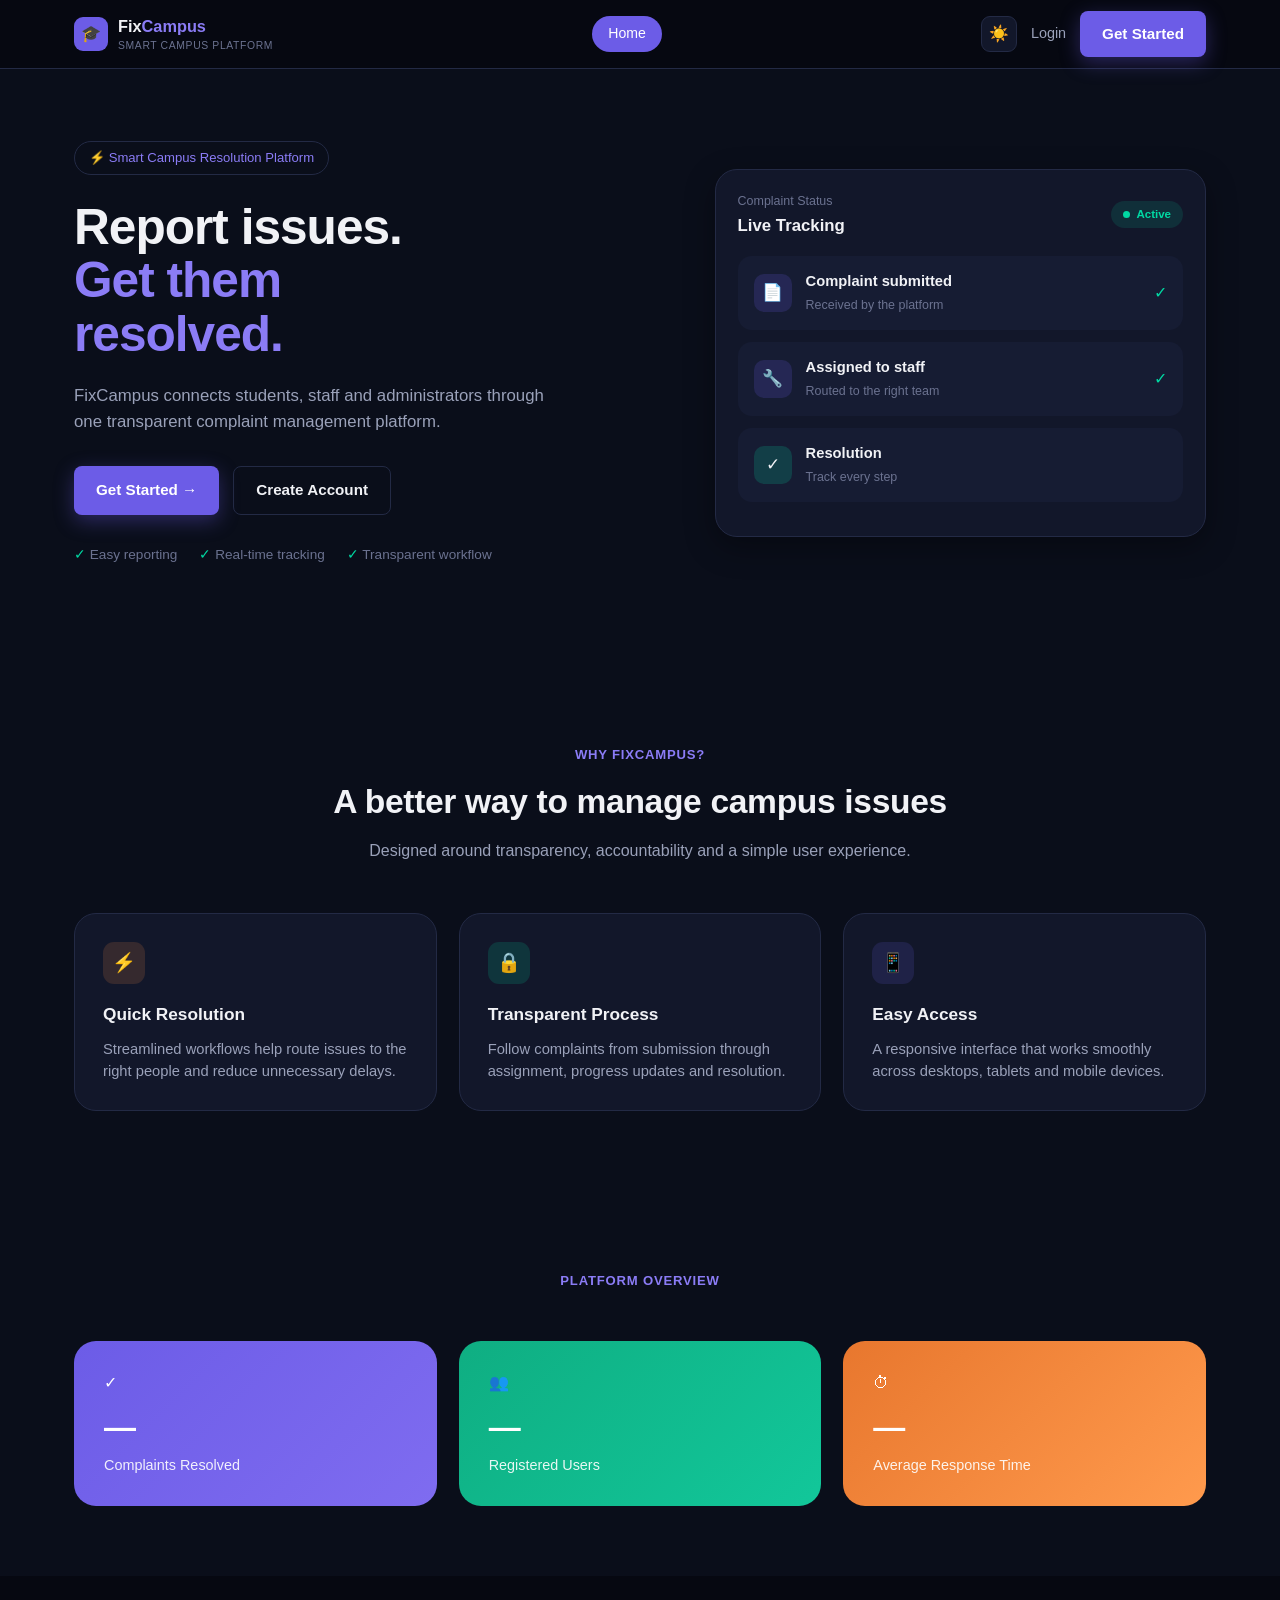
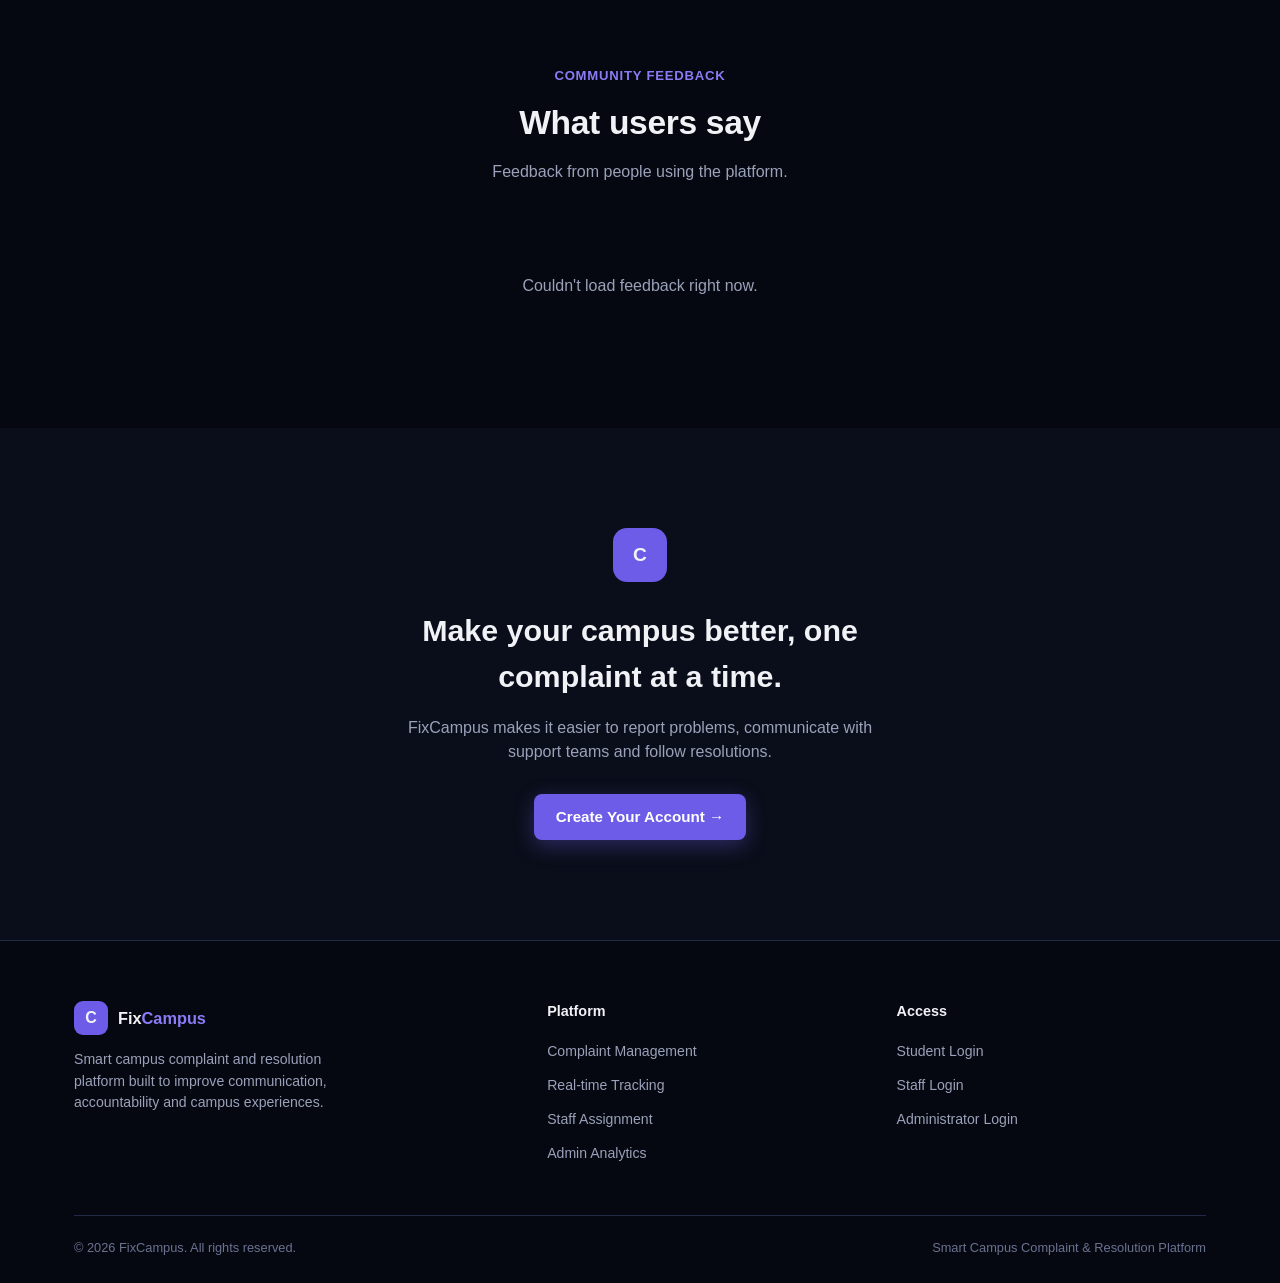
<file: frontend/index.html>
<!DOCTYPE html>
<html lang="en">
<head>
<meta charset="UTF-8" />
<meta name="viewport" content="width=device-width, initial-scale=1.0" />
<title>FixCampus — Smart Campus Resolution Platform</title>
<link rel="stylesheet" href="css/style.css" />
</head>
<body>

<!-- Navbar -->
<nav class="navbar">
  <div class="container">
    <div class="brand">
      <div class="brand-mark">🎓</div>
      <div>
        <div class="brand-name">Fix<span>Campus</span></div>
        <div class="brand-sub">SMART CAMPUS PLATFORM</div>
      </div>
    </div>
    <div class="nav-links">
      <a href="index.html" class="nav-pill active">Home</a>
    </div>
    <div class="nav-actions">
      <button class="icon-btn" id="themeToggle" title="Toggle theme">☀️</button>
      <a href="login.html" class="nav-login">Login</a>
      <a href="register.html" class="btn btn-primary">Get Started</a>
    </div>
  </div>
</nav>

<!-- Hero -->
<header class="hero">
  <div class="container hero-grid">
    <div>
      <div class="eyebrow">⚡ Smart Campus Resolution Platform</div>
      <h1>Report issues.<br /><span class="accent">Get them<br />resolved.</span></h1>
      <p class="lead">FixCampus connects students, staff and administrators through one transparent complaint management platform.</p>
      <div class="hero-actions">
        <a href="register.html" class="btn btn-primary">Get Started →</a>
        <a href="login.html" class="btn btn-outline">Create Account</a>
      </div>
      <div class="hero-checks">
        <span>Easy reporting</span>
        <span>Real-time tracking</span>
        <span>Transparent workflow</span>
      </div>
    </div>

    <div class="tracking-card">
      <div class="tc-head">
        <div>
          <div class="tc-label">Complaint Status</div>
          <div class="tc-title">Live Tracking</div>
        </div>
        <div class="tc-status">Active</div>
      </div>

      <div class="tc-step">
        <div class="tc-icon purple">📄</div>
        <div>
          <strong>Complaint submitted</strong>
          <small>Received by the platform</small>
        </div>
        <div class="tc-check">✓</div>
      </div>

      <div class="tc-step">
        <div class="tc-icon purple">🔧</div>
        <div>
          <strong>Assigned to staff</strong>
          <small>Routed to the right team</small>
        </div>
        <div class="tc-check">✓</div>
      </div>

      <div class="tc-step">
        <div class="tc-icon green">✓</div>
        <div>
          <strong>Resolution</strong>
          <small>Track every step</small>
        </div>
      </div>
    </div>
  </div>
</header>

<!-- Why FixCampus -->
<section class="section">
  <div class="container">
    <div class="section-head">
      <span class="section-tag">WHY FIXCAMPUS?</span>
      <h2>A better way to manage campus issues</h2>
      <p>Designed around transparency, accountability and a simple user experience.</p>
    </div>
    <div class="feature-grid">
      <div class="feature-card">
        <div class="feature-icon" style="background:rgba(255,140,66,.15); color:var(--orange);">⚡</div>
        <h3>Quick Resolution</h3>
        <p>Streamlined workflows help route issues to the right people and reduce unnecessary delays.</p>
      </div>
      <div class="feature-card">
        <div class="feature-icon" style="background:rgba(0,217,163,.15); color:var(--green);">🔒</div>
        <h3>Transparent Process</h3>
        <p>Follow complaints from submission through assignment, progress updates and resolution.</p>
      </div>
      <div class="feature-card">
        <div class="feature-icon" style="background:rgba(108,92,231,.15); color:var(--purple-light);">📱</div>
        <h3>Easy Access</h3>
        <p>A responsive interface that works smoothly across desktops, tablets and mobile devices.</p>
      </div>
    </div>
  </div>
</section>

<!-- Stats -->
<section class="stats-section">
  <div class="container">
    <div class="section-head">
      <span class="section-tag">PLATFORM OVERVIEW</span>
    </div>
    <div class="stats-grid">
      <div class="stat-card purple">
        <div>✓</div>
        <div class="stat-value" id="resolvedCount">—</div>
        <div class="stat-label">Complaints Resolved</div>
      </div>
      <div class="stat-card green">
        <div>👥</div>
        <div class="stat-value" id="usersCount">—</div>
        <div class="stat-label">Registered Users</div>
      </div>
      <div class="stat-card orange">
        <div>⏱</div>
        <div class="stat-value" id="avgResponse">—</div>
        <div class="stat-label">Average Response Time</div>
      </div>
    </div>
  </div>
</section>

<!-- Testimonials -->
<section class="section testimonials-section">
  <div class="container">
    <div class="section-head">
      <span class="section-tag">COMMUNITY FEEDBACK</span>
      <h2>What users say</h2>
      <p>Feedback from people using the platform.</p>
    </div>
    <div class="testimonial-grid" id="testimonialsGrid">
      <!-- filled by landing.js -->
    </div>
  </div>
</section>

<!-- CTA -->
<section class="cta-section">
  <div class="container">
    <div class="cta-badge">C</div>
    <h2>Make your campus better, one complaint at a time.</h2>
    <p>FixCampus makes it easier to report problems, communicate with support teams and follow resolutions.</p>
    <a href="register.html" class="btn btn-primary">Create Your Account →</a>
  </div>
</section>

<!-- Footer -->
<footer class="footer">
  <div class="container">
    <div class="footer-grid">
      <div class="footer-brand">
        <div class="brand">
          <div class="brand-mark">C</div>
          <div class="brand-name">Fix<span>Campus</span></div>
        </div>
        <p>Smart campus complaint and resolution platform built to improve communication, accountability and campus experiences.</p>
      </div>
      <div class="footer-col">
        <h4>Platform</h4>
        <ul>
          <li><a href="#">Complaint Management</a></li>
          <li><a href="#">Real-time Tracking</a></li>
          <li><a href="#">Staff Assignment</a></li>
          <li><a href="#">Admin Analytics</a></li>
        </ul>
      </div>
      <div class="footer-col">
        <h4>Access</h4>
        <ul>
          <li><a href="login.html">Student Login</a></li>
          <li><a href="login.html">Staff Login</a></li>
          <li><a href="login.html">Administrator Login</a></li>
        </ul>
      </div>
    </div>
    <div class="footer-bottom">
      <span>© 2026 FixCampus. All rights reserved.</span>
      <span>Smart Campus Complaint & Resolution Platform</span>
    </div>
  </div>
</footer>

<script src="js/api.js"></script>
<script src="js/landing.js"></script>
</body>
</html>
</file>
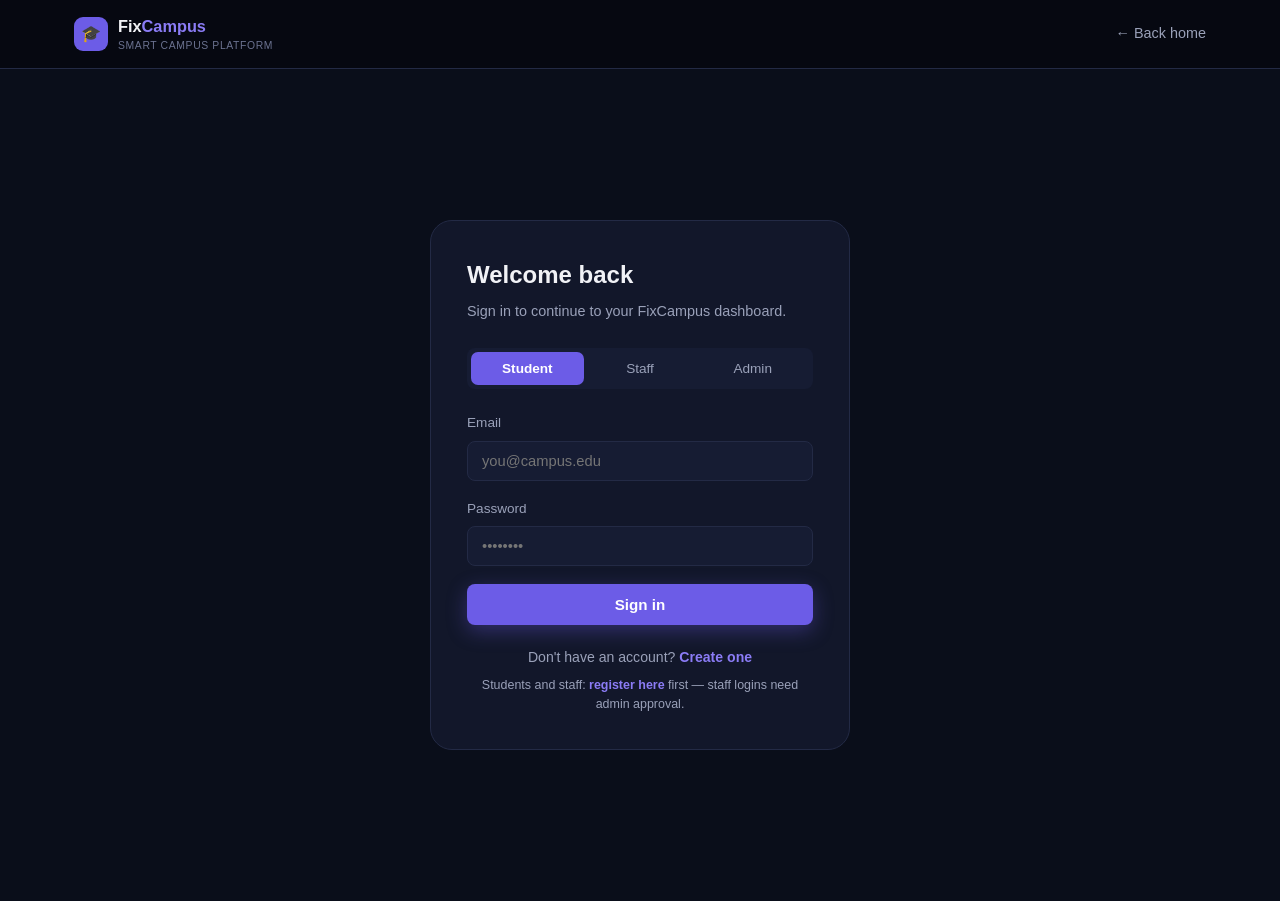
<file: frontend/admin-dashboard.html>
<!DOCTYPE html>
<html lang="en">
<head>
<meta charset="UTF-8" />
<meta name="viewport" content="width=device-width, initial-scale=1.0" />
<title>Admin Dashboard — FixCampus</title>
<link rel="stylesheet" href="css/style.css" />
</head>
<body>

<nav class="navbar">
  <div class="container">
    <a href="index.html" class="brand">
      <div class="brand-mark">🎓</div>
      <div>
        <div class="brand-name">Fix<span>Campus</span></div>
        <div class="brand-sub">SMART CAMPUS PLATFORM</div>
      </div>
    </a>
    <div></div>
    <div class="nav-actions">
      <button class="btn btn-outline" id="logoutBtn">Log out</button>
    </div>
  </div>
</nav>

<div class="dash-shell">
  <aside class="sidebar">
    <div class="sidebar-user">
      <div class="name" id="sidebarName">Admin</div>
      <div class="role" id="sidebarRole">admin</div>
    </div>
    <a href="#" class="side-link active">📊 All Complaints</a>
    <a href="#" class="side-link logout" id="sidebarLogout">↩ Log out</a>
  </aside>

  <main class="dash-main">
    <div class="dash-header">
      <div>
        <h1>Admin Overview</h1>
        <p>Monitor every complaint on campus and assign staff to handle them.</p>
      </div>
    </div>

    <div class="mini-stats">
      <div class="mini-stat"><div class="num" id="statTotal">—</div><div class="lbl">Total complaints</div></div>
      <div class="mini-stat"><div class="num" id="statUnassigned">—</div><div class="lbl">Unassigned</div></div>
      <div class="mini-stat"><div class="num" id="statResolved">—</div><div class="lbl">Resolved</div></div>
      <div class="mini-stat"><div class="num" id="statUsers">—</div><div class="lbl">Registered users</div></div>
    </div>

    <div class="panel">
      <h3>Departments at a glance</h3>
      <div class="mini-stats" id="departmentBreakdown"></div>
    </div>

    <div class="panel">
      <h3>Pending staff approvals</h3>
      <div id="pendingStaffList"><p class="empty-state">Loading...</p></div>
    </div>

    <div class="panel">
      <h3>All complaints</h3>
      <div id="complaintsList"><p class="empty-state">Loading complaints...</p></div>
    </div>
  </main>
</div>

<script src="js/api.js"></script>
<script src="js/auth.js"></script>
<script src="js/admin.js"></script>
</body>
</html>
</file>
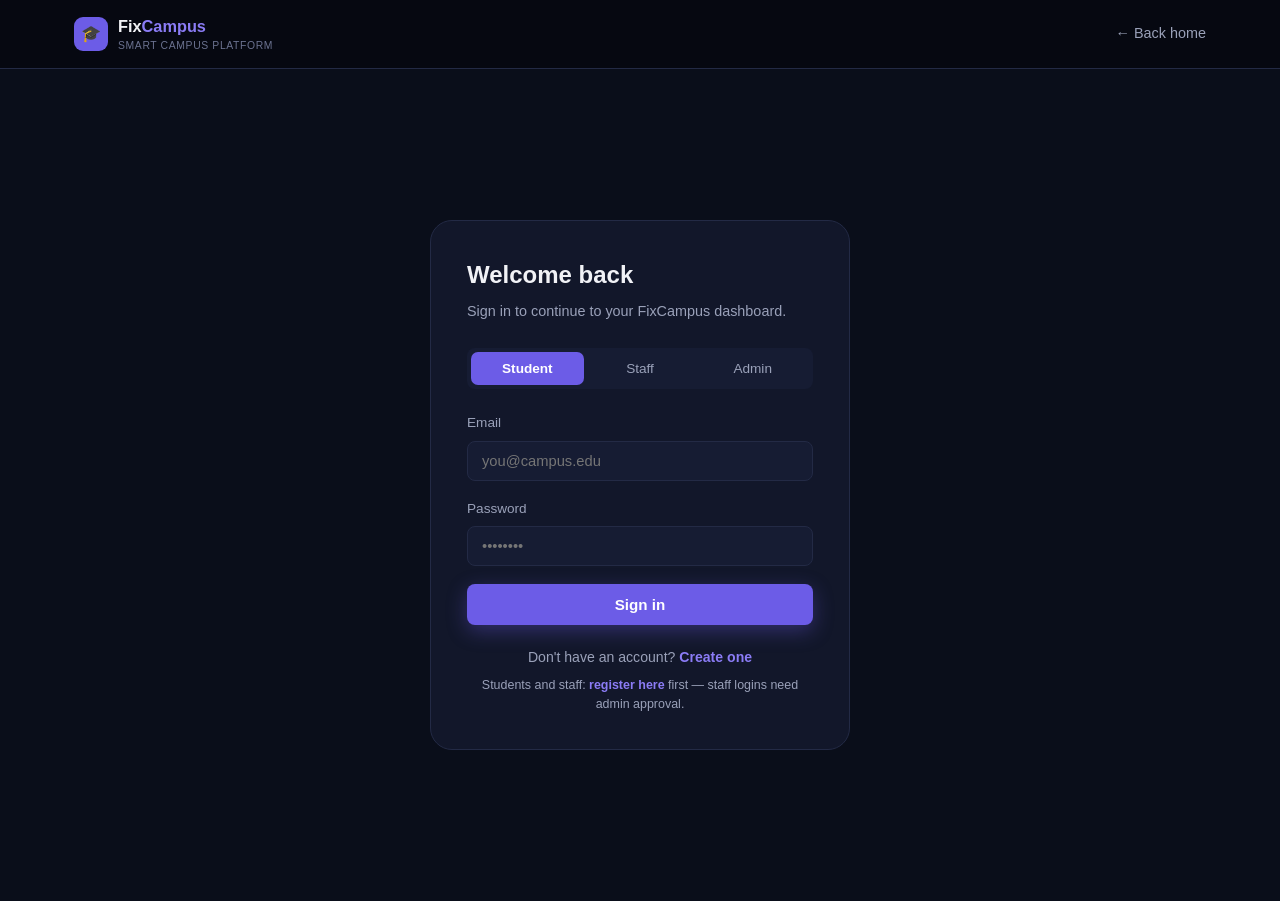
<file: frontend/login.html>
<!DOCTYPE html>
<html lang="en">
<head>
<meta charset="UTF-8" />
<meta name="viewport" content="width=device-width, initial-scale=1.0" />
<title>Login — FixCampus</title>
<link rel="stylesheet" href="css/style.css" />
</head>
<body>

<nav class="navbar">
  <div class="container">
    <a href="index.html" class="brand">
      <div class="brand-mark">🎓</div>
      <div>
        <div class="brand-name">Fix<span>Campus</span></div>
        <div class="brand-sub">SMART CAMPUS PLATFORM</div>
      </div>
    </a>
    <div></div>
    <div class="nav-actions">
      <a href="index.html" class="nav-login">← Back home</a>
    </div>
  </div>
</nav>

<div class="auth-wrap">
  <div class="auth-card">
    <h2>Welcome back</h2>
    <p class="sub">Sign in to continue to your FixCampus dashboard.</p>

    <div class="role-tabs">
      <button type="button" class="role-tab active" data-role="student">Student</button>
      <button type="button" class="role-tab" data-role="staff">Staff</button>
      <button type="button" class="role-tab" data-role="admin">Admin</button>
    </div>

    <div class="form-msg" id="loginMsg"></div>

    <form id="loginForm">
      <div class="field">
        <label for="loginEmail">Email</label>
        <input type="email" id="loginEmail" placeholder="you@campus.edu" required />
      </div>
      <div class="field">
        <label for="loginPassword">Password</label>
        <input type="password" id="loginPassword" placeholder="••••••••" required />
      </div>
      <button type="submit" class="btn btn-primary btn-block">Sign in</button>
    </form>

    <p class="auth-switch">Don't have an account? <a href="register.html">Create one</a></p>
    <p class="auth-switch" style="margin-top:8px; font-size:0.78rem;">
      Students and staff: <a href="register.html">register here</a> first — staff logins need admin approval.
    </p>
  </div>
</div>

<script src="js/api.js"></script>
<script src="js/auth.js"></script>
<script>initLoginPage();</script>
</body>
</html>
</file>
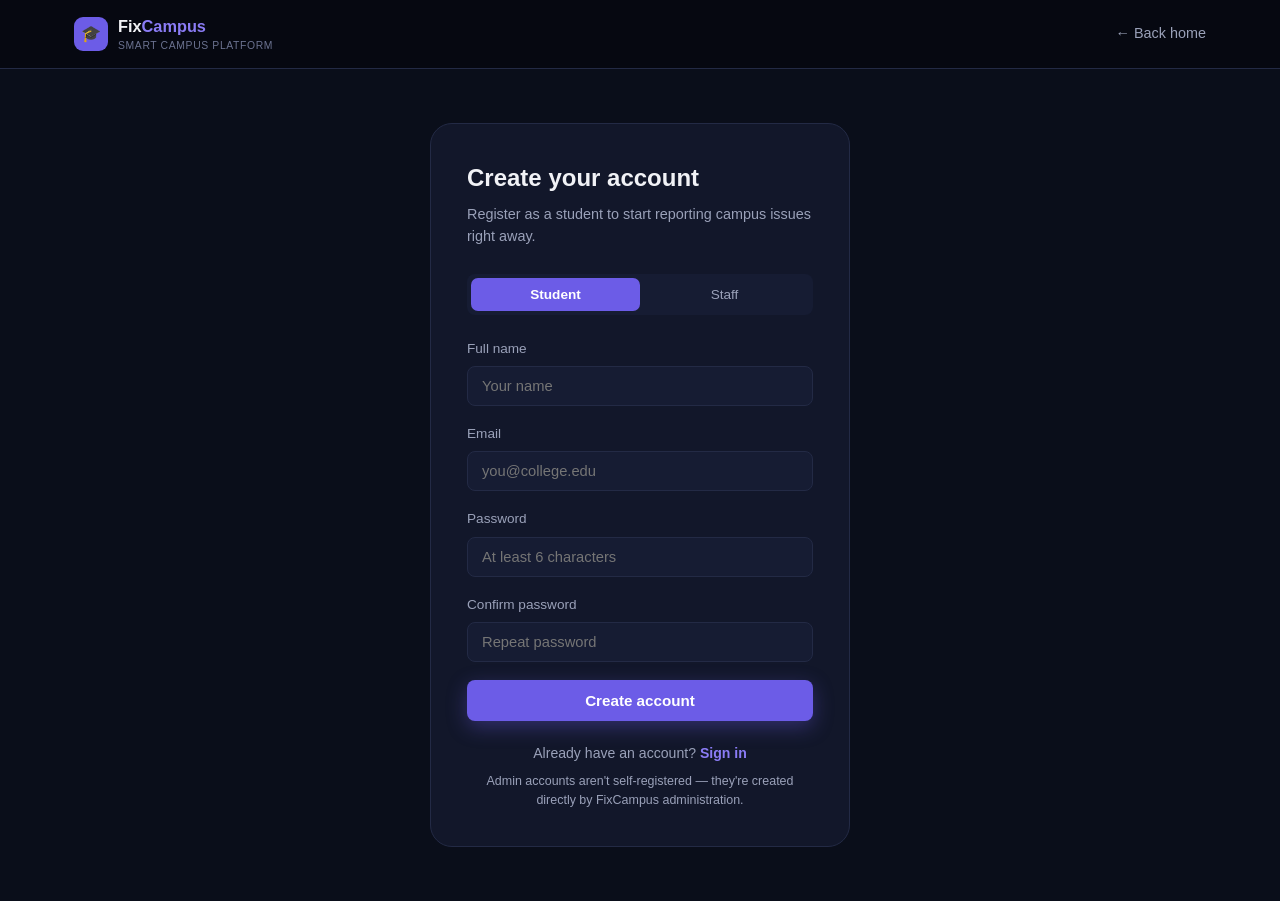
<file: frontend/register.html>
<!DOCTYPE html>
<html lang="en">
<head>
<meta charset="UTF-8" />
<meta name="viewport" content="width=device-width, initial-scale=1.0" />
<title>Create Account — FixCampus</title>
<link rel="stylesheet" href="css/style.css" />
</head>
<body>

<nav class="navbar">
  <div class="container">
    <a href="index.html" class="brand">
      <div class="brand-mark">🎓</div>
      <div>
        <div class="brand-name">Fix<span>Campus</span></div>
        <div class="brand-sub">SMART CAMPUS PLATFORM</div>
      </div>
    </a>
    <div></div>
    <div class="nav-actions">
      <a href="index.html" class="nav-login">← Back home</a>
    </div>
  </div>
</nav>

<div class="auth-wrap">
  <div class="auth-card">
    <h2>Create your account</h2>
    <p class="sub" id="registerSub">Register as a student to start reporting campus issues right away.</p>

    <div class="role-tabs">
      <button type="button" class="role-tab active" data-role="student">Student</button>
      <button type="button" class="role-tab" data-role="staff">Staff</button>
    </div>

    <div class="form-msg" id="registerMsg"></div>

    <form id="registerForm">
      <div class="field">
        <label for="regName">Full name</label>
        <input type="text" id="regName" placeholder="Your name" required />
      </div>
      <div class="field">
        <label for="regEmail">Email</label>
        <input type="email" id="regEmail" placeholder="you@college.edu" required />
      </div>
      <div class="field" id="departmentField" style="display:none;">
        <label for="regDepartment">Department</label>
        <select id="regDepartment">
          <option value="">Loading departments...</option>
        </select>
      </div>
      <div class="field">
        <label for="regPassword">Password</label>
        <input type="password" id="regPassword" placeholder="At least 6 characters" minlength="6" required />
      </div>
      <div class="field">
        <label for="regConfirm">Confirm password</label>
        <input type="password" id="regConfirm" placeholder="Repeat password" minlength="6" required />
      </div>
      <button type="submit" class="btn btn-primary btn-block">Create account</button>
    </form>

    <p class="auth-switch">Already have an account? <a href="login.html">Sign in</a></p>
    <p class="auth-switch" style="margin-top:8px; font-size:0.78rem;">
      Admin accounts aren't self-registered — they're created directly by FixCampus administration.
    </p>
  </div>
</div>

<script src="js/api.js"></script>
<script src="js/auth.js"></script>
<script>initRegisterPage();</script>
</body>
</html>
</file>
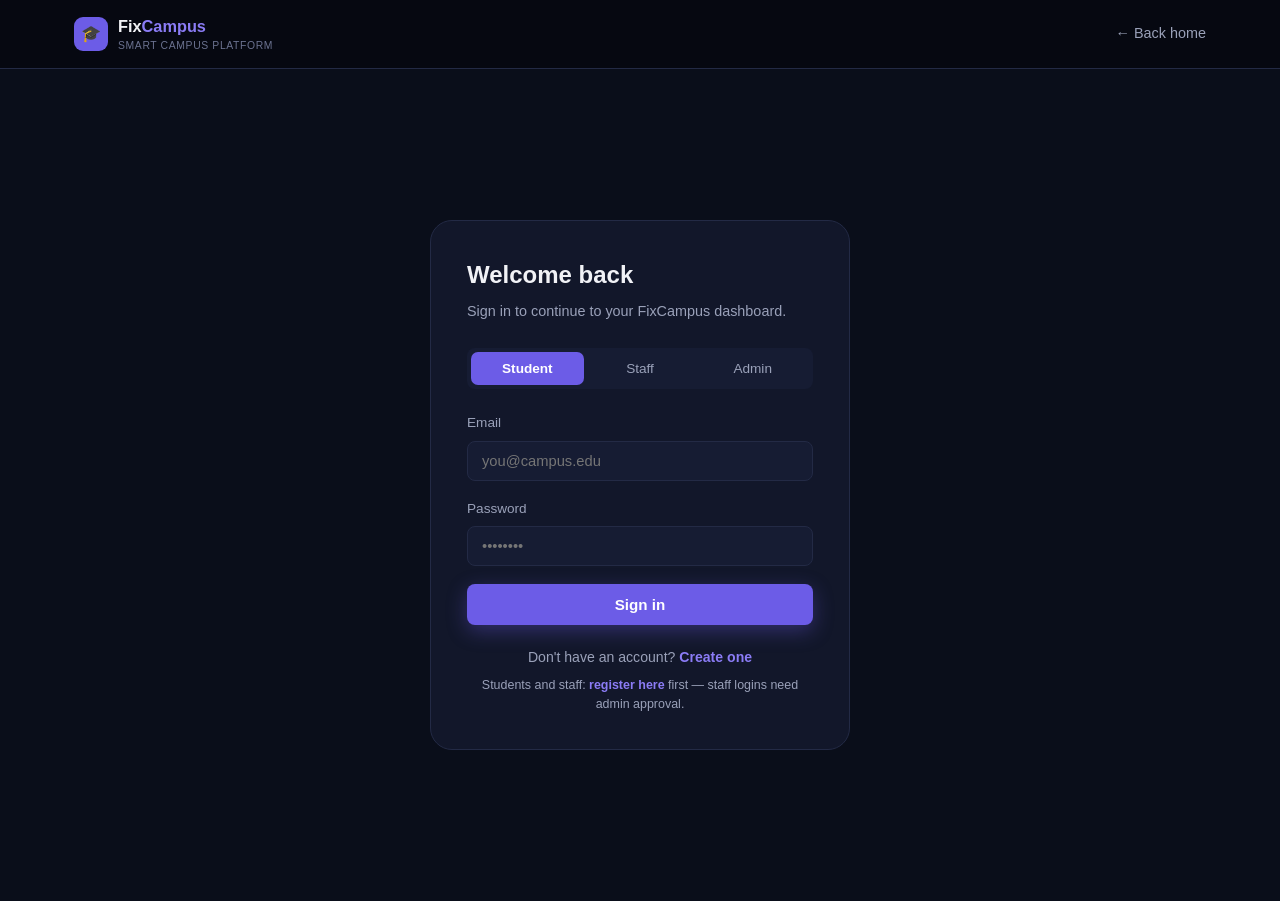
<file: frontend/staff-dashboard.html>
<!DOCTYPE html>
<html lang="en">
<head>
<meta charset="UTF-8" />
<meta name="viewport" content="width=device-width, initial-scale=1.0" />
<title>Staff Dashboard — FixCampus</title>
<link rel="stylesheet" href="css/style.css" />
</head>
<body>

<nav class="navbar">
  <div class="container">
    <a href="index.html" class="brand">
      <div class="brand-mark">🎓</div>
      <div>
        <div class="brand-name">Fix<span>Campus</span></div>
        <div class="brand-sub">SMART CAMPUS PLATFORM</div>
      </div>
    </a>
    <div></div>
    <div class="nav-actions">
      <button class="btn btn-outline" id="logoutBtn">Log out</button>
    </div>
  </div>
</nav>

<div class="dash-shell">
  <aside class="sidebar">
    <div class="sidebar-user">
      <div class="name" id="sidebarName">Staff</div>
      <div class="role" id="sidebarRole">staff</div>
    </div>
    <a href="#" class="side-link active">🛠 Assigned Complaints</a>
    <a href="#" class="side-link logout" id="sidebarLogout">↩ Log out</a>
  </aside>

  <main class="dash-main">
    <div class="dash-header">
      <div>
        <h1>Assigned Complaints</h1>
        <p>Update the status of complaints assigned to you as you work on them.</p>
      </div>
    </div>

    <div class="mini-stats">
      <div class="mini-stat"><div class="num" id="statAssigned">—</div><div class="lbl">In my department's queue</div></div>
      <div class="mini-stat"><div class="num" id="statProgress">—</div><div class="lbl">In progress</div></div>
      <div class="mini-stat"><div class="num" id="statDone">—</div><div class="lbl">Resolved / closed</div></div>
      <div class="mini-stat"><div class="num" id="statAvg">—</div><div class="lbl">Avg. response time</div></div>
    </div>

    <div class="panel">
      <h3>My department's queue</h3>
      <div id="complaintsList"><p class="empty-state">Loading complaints...</p></div>
    </div>
  </main>
</div>

<script src="js/api.js"></script>
<script src="js/auth.js"></script>
<script src="js/staff.js"></script>
</body>
</html>
</file>
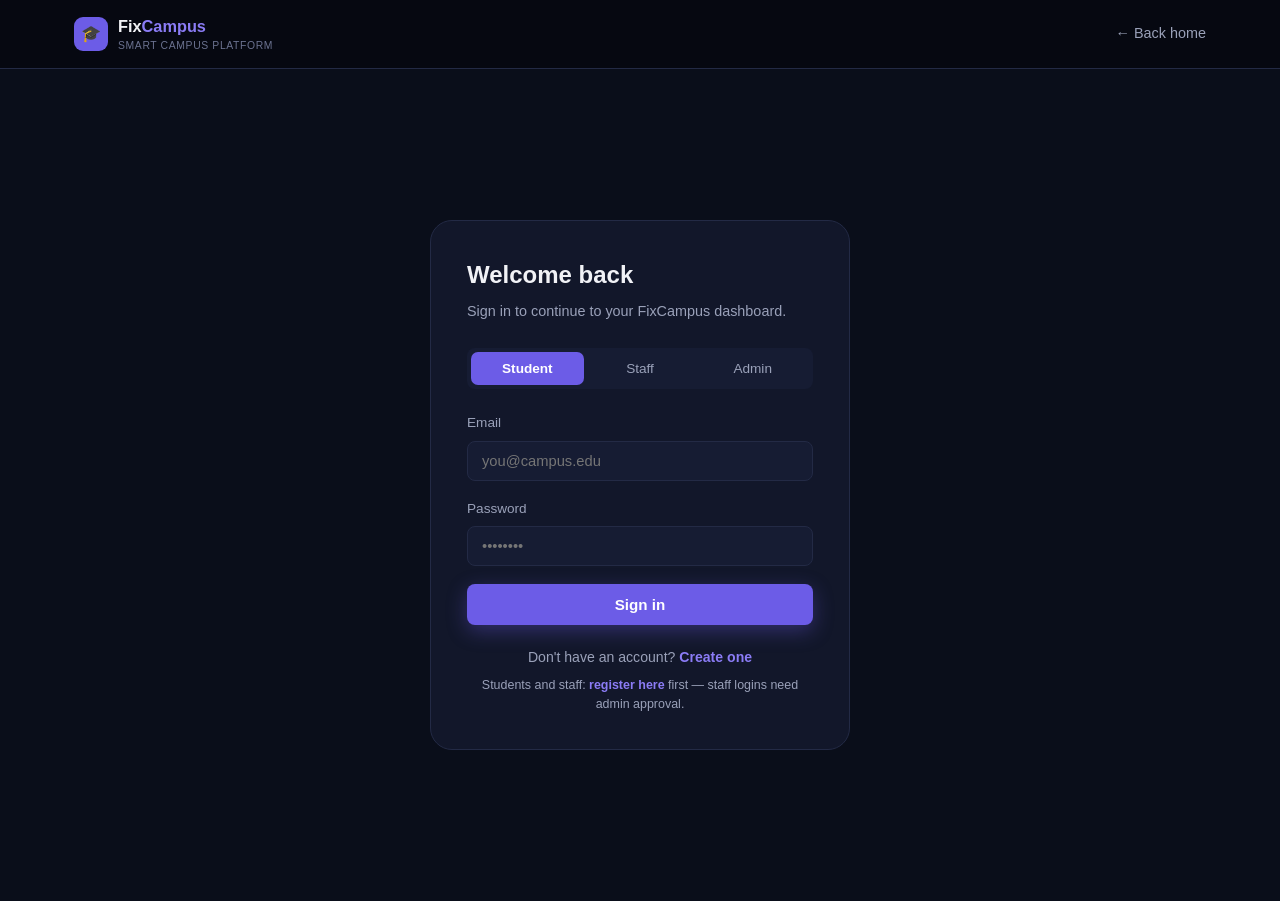
<file: frontend/student-dashboard.html>
<!DOCTYPE html>
<html lang="en">
<head>
<meta charset="UTF-8" />
<meta name="viewport" content="width=device-width, initial-scale=1.0" />
<title>Student Dashboard — FixCampus</title>
<link rel="stylesheet" href="css/style.css" />
</head>
<body>

<nav class="navbar">
  <div class="container">
    <a href="index.html" class="brand">
      <div class="brand-mark">🎓</div>
      <div>
        <div class="brand-name">Fix<span>Campus</span></div>
        <div class="brand-sub">SMART CAMPUS PLATFORM</div>
      </div>
    </a>
    <div></div>
    <div class="nav-actions">
      <button class="btn btn-outline" id="logoutBtn">Log out</button>
    </div>
  </div>
</nav>

<div class="dash-shell">
  <aside class="sidebar">
    <div class="sidebar-user">
      <div class="name" id="sidebarName">Student</div>
      <div class="role" id="sidebarRole">student</div>
    </div>
    <a href="#" class="side-link active">📋 My Complaints</a>
    <a href="#submitForm" class="side-link">➕ Submit New</a>
    <a href="#" class="side-link logout" id="sidebarLogout">↩ Log out</a>
  </aside>

  <main class="dash-main">
    <div class="dash-header">
      <div>
        <h1>My Complaints</h1>
        <p>Report new issues and track their progress in real time.</p>
      </div>
    </div>

    <div class="mini-stats">
      <div class="mini-stat"><div class="num" id="statTotal">—</div><div class="lbl">Total submitted</div></div>
      <div class="mini-stat"><div class="num" id="statOpen">—</div><div class="lbl">In progress</div></div>
      <div class="mini-stat"><div class="num" id="statResolved">—</div><div class="lbl">Resolved</div></div>
      <div class="mini-stat"><div class="num" id="statAvg">3h</div><div class="lbl">Avg. response time</div></div>
    </div>

    <div class="panel" id="submitForm">
      <h3>Submit a new complaint</h3>
      <div class="form-msg" id="submitMsg"></div>
      <form id="complaintForm">
        <div class="field">
          <label for="cTitle">Title (optional)</label>
          <input type="text" id="cTitle" placeholder="e.g. Projector not working" />
        </div>
        <div class="field">
          <label for="cCategory">Category</label>
          <select id="cCategory" required>
            <option value="">Loading categories...</option>
          </select>
        </div>
        <div class="field">
          <label for="cLocation">Location</label>
          <input type="text" id="cLocation" placeholder="e.g. Room 204, Main Building" required />
        </div>
        <div class="field">
          <label for="cDescription">Description</label>
          <textarea id="cDescription" rows="4" placeholder="Describe the issue in detail..." required></textarea>
        </div>
        <div class="field">
          <label for="cPhoto">Upload Photo</label>
          <input type="file" id="cPhoto" accept="image/*" />
        </div>
        <button type="submit" class="btn btn-primary">Submit complaint</button>
      </form>
    </div>

    <div class="panel">
      <h3>Complaint history</h3>
      <div id="complaintsList"><p class="empty-state">Loading complaints...</p></div>
    </div>
  </main>
</div>

<script src="js/api.js"></script>
<script src="js/auth.js"></script>
<script src="js/student.js"></script>
</body>
</html>
</file>
<file: frontend/css/style.css>
/* ===========================================================
   FixCampus — Shared styles (tokens, layout, components)
   =========================================================== */

:root {
  --bg-dark: #0a0e1a;
  --bg-darker: #060811;
  --bg-card: #12172a;
  --bg-card-alt: #161c33;
  --border: #232a45;

  --purple: #6c5ce7;
  --purple-light: #8b7cf6;
  --purple-dark: #4c3fc7;
  --green: #00d9a3;
  --orange: #ff8c42;

  --text-main: #f1f2f6;
  --text-muted: #9aa1b9;
  --text-faint: #6b7290;

  --radius-sm: 8px;
  --radius-md: 14px;
  --radius-lg: 22px;

  --shadow-card: 0 10px 30px rgba(0, 0, 0, 0.35);
  --font-main: "Inter", -apple-system, BlinkMacSystemFont, "Segoe UI", sans-serif;
}

* { box-sizing: border-box; margin: 0; padding: 0; }

html { scroll-behavior: smooth; }

body {
  background: var(--bg-dark);
  color: var(--text-main);
  font-family: var(--font-main);
  line-height: 1.5;
  -webkit-font-smoothing: antialiased;
}

img { max-width: 100%; display: block; }
a { color: inherit; text-decoration: none; }
ul { list-style: none; }
button { font-family: inherit; cursor: pointer; border: none; }

.container {
  max-width: 1180px;
  margin: 0 auto;
  padding: 0 24px;
}

/* ---------- Buttons ---------- */
.btn {
  display: inline-flex;
  align-items: center;
  gap: 8px;
  padding: 12px 22px;
  border-radius: var(--radius-sm);
  font-weight: 600;
  font-size: 0.95rem;
  transition: transform 0.15s ease, box-shadow 0.15s ease, background 0.15s ease;
}
.btn-primary {
  background: var(--purple);
  color: #fff;
  box-shadow: 0 6px 20px rgba(108, 92, 231, 0.35);
}
.btn-primary:hover { background: var(--purple-light); transform: translateY(-1px); }

.btn-outline {
  background: transparent;
  color: var(--text-main);
  border: 1px solid var(--border);
}
.btn-outline:hover { border-color: var(--purple-light); }

.btn-block { width: 100%; justify-content: center; }
.btn:disabled { opacity: 0.6; cursor: not-allowed; }

/* ---------- Navbar ---------- */
.navbar {
  border-bottom: 1px solid var(--border);
  background: var(--bg-darker);
  position: sticky;
  top: 0;
  z-index: 50;
}
.navbar .container {
  display: flex;
  align-items: center;
  justify-content: space-between;
  height: 68px;
}
.brand { display: flex; align-items: center; gap: 10px; }
.brand-mark {
  width: 34px; height: 34px;
  background: var(--purple);
  border-radius: 9px;
  display: flex; align-items: center; justify-content: center;
  font-weight: 700;
}
.brand-name { font-weight: 700; font-size: 1.02rem; }
.brand-name span { color: var(--purple-light); }
.brand-sub { font-size: 0.65rem; color: var(--text-faint); letter-spacing: 0.06em; }

.nav-links { display: flex; align-items: center; gap: 10px; }
.nav-pill {
  padding: 7px 16px;
  border-radius: 999px;
  background: var(--bg-card);
  font-size: 0.88rem;
  color: var(--text-muted);
}
.nav-pill.active { background: var(--purple); color: #fff; }
.nav-actions { display: flex; align-items: center; gap: 14px; }
.icon-btn {
  width: 36px; height: 36px;
  border-radius: 9px;
  background: var(--bg-card);
  border: 1px solid var(--border);
  display: flex; align-items: center; justify-content: center;
  font-size: 1rem;
}
.nav-login { font-size: 0.9rem; color: var(--text-muted); }
.nav-login:hover { color: var(--text-main); }

/* ---------- Hero ---------- */
.hero {
  padding: 72px 0 90px;
  position: relative;
  overflow: hidden;
}
.eyebrow {
  display: inline-flex;
  align-items: center;
  gap: 8px;
  padding: 6px 14px;
  border: 1px solid var(--border);
  border-radius: 999px;
  font-size: 0.82rem;
  color: var(--purple-light);
  margin-bottom: 26px;
}
.hero-grid {
  display: grid;
  grid-template-columns: 1.1fr 0.9fr;
  gap: 40px;
  align-items: center;
}
.hero h1 {
  font-size: 3.1rem;
  font-weight: 800;
  line-height: 1.08;
  letter-spacing: -0.02em;
}
.hero h1 .accent { color: var(--purple-light); }
.hero p.lead {
  margin-top: 22px;
  color: var(--text-muted);
  font-size: 1.05rem;
  max-width: 480px;
}
.hero-actions { display: flex; gap: 14px; margin-top: 32px; }
.hero-checks {
  display: flex; gap: 22px; margin-top: 30px;
  font-size: 0.85rem; color: var(--text-faint);
}
.hero-checks span::before { content: "✓ "; color: var(--green); }

.tracking-card {
  background: var(--bg-card);
  border: 1px solid var(--border);
  border-radius: var(--radius-lg);
  padding: 22px;
  box-shadow: var(--shadow-card);
}
.tracking-card .tc-head {
  display: flex; justify-content: space-between; align-items: center;
  margin-bottom: 18px;
}
.tc-label { font-size: 0.78rem; color: var(--text-faint); }
.tc-title { font-weight: 700; font-size: 1.05rem; margin-top: 2px; }
.tc-status {
  font-size: 0.72rem; font-weight: 700; color: var(--green);
  background: rgba(0, 217, 163, 0.12);
  padding: 5px 12px; border-radius: 999px;
  display: flex; align-items: center; gap: 6px;
}
.tc-status::before { content: ""; width: 7px; height: 7px; border-radius: 50%; background: var(--green); }

.tc-step {
  display: flex; align-items: center; gap: 14px;
  background: var(--bg-card-alt);
  border-radius: var(--radius-md);
  padding: 14px 16px;
  margin-bottom: 12px;
}
.tc-icon {
  width: 38px; height: 38px; border-radius: 10px;
  display: flex; align-items: center; justify-content: center;
  font-size: 1.05rem; flex-shrink: 0;
}
.tc-icon.purple { background: rgba(108, 92, 231, 0.18); }
.tc-icon.green { background: rgba(0, 217, 163, 0.18); }
.tc-step strong { display: block; font-size: 0.92rem; }
.tc-step small { color: var(--text-faint); font-size: 0.78rem; }
.tc-check { margin-left: auto; color: var(--green); }

/* ---------- Section titles ---------- */
.section { padding: 90px 0; }
.section-head { text-align: center; margin-bottom: 50px; }
.section-tag {
  color: var(--purple-light); font-size: 0.82rem; font-weight: 700;
  letter-spacing: 0.06em; margin-bottom: 12px; display: block;
}
.section-head h2 { font-size: 2.1rem; font-weight: 800; letter-spacing: -0.01em; }
.section-head p { color: var(--text-muted); margin-top: 12px; }

/* ---------- Feature cards ---------- */
.feature-grid {
  display: grid;
  grid-template-columns: repeat(3, 1fr);
  gap: 22px;
}
.feature-card {
  background: var(--bg-card);
  border: 1px solid var(--border);
  border-radius: var(--radius-lg);
  padding: 28px;
}
.feature-icon {
  width: 42px; height: 42px; border-radius: 11px;
  display: flex; align-items: center; justify-content: center;
  font-size: 1.2rem; margin-bottom: 18px;
}
.feature-card h3 { font-size: 1.08rem; margin-bottom: 10px; }
.feature-card p { color: var(--text-muted); font-size: 0.92rem; }

/* ---------- Stats ---------- */
.stats-section { background: var(--bg-dark); padding: 70px 0; }
.stats-grid { display: grid; grid-template-columns: repeat(3, 1fr); gap: 22px; }
.stat-card {
  border-radius: var(--radius-lg);
  padding: 30px;
  color: #fff;
}
.stat-card.purple { background: linear-gradient(135deg, #6c5ce7, #7f6cf0); }
.stat-card.green { background: linear-gradient(135deg, #0fae82, #12c79a); }
.stat-card.orange { background: linear-gradient(135deg, #e8772e, #ff9a4d); }
.stat-value { font-size: 2rem; font-weight: 800; margin: 8px 0 4px; }
.stat-label { font-size: 0.9rem; opacity: 0.9; }

/* ---------- Testimonials ---------- */
.testimonials-section { background: var(--bg-darker); }
.testimonial-grid { display: grid; grid-template-columns: repeat(3, 1fr); gap: 20px; }
.testimonial-card {
  background: var(--bg-card);
  border: 1px solid var(--border);
  border-radius: var(--radius-md);
  padding: 22px;
}
.t-avatar {
  width: 36px; height: 36px; border-radius: 50%;
  background: var(--purple);
  display: flex; align-items: center; justify-content: center;
  font-weight: 700; font-size: 0.9rem; margin-bottom: 12px;
}
.t-name { font-weight: 700; font-size: 0.94rem; }
.t-role { font-size: 0.76rem; color: var(--text-faint); margin-bottom: 10px; }
.t-stars { color: var(--orange); font-size: 0.85rem; margin-bottom: 10px; }
.t-comment { color: var(--text-muted); font-size: 0.9rem; margin-bottom: 12px; }
.t-date { font-size: 0.74rem; color: var(--text-faint); }

/* ---------- CTA ---------- */
.cta-section { text-align: center; padding: 100px 0; }
.cta-badge {
  width: 54px; height: 54px; border-radius: 14px; background: var(--purple);
  display: flex; align-items: center; justify-content: center;
  font-weight: 800; margin: 0 auto 26px; font-size: 1.2rem;
}
.cta-section h2 { font-size: 1.9rem; font-weight: 800; max-width: 560px; margin: 0 auto; }
.cta-section p { color: var(--text-muted); margin: 16px auto 30px; max-width: 480px; }

/* ---------- Footer ---------- */
.footer { border-top: 1px solid var(--border); padding: 60px 0 26px; background: var(--bg-darker); }
.footer-grid { display: grid; grid-template-columns: 1.4fr 1fr 1fr; gap: 40px; margin-bottom: 40px; }
.footer-brand p { color: var(--text-muted); font-size: 0.88rem; margin-top: 14px; max-width: 300px; }
.footer-col h4 { font-size: 0.9rem; margin-bottom: 16px; }
.footer-col li { margin-bottom: 10px; }
.footer-col a { color: var(--text-muted); font-size: 0.88rem; }
.footer-col a:hover { color: var(--purple-light); }
.footer-bottom {
  border-top: 1px solid var(--border);
  padding-top: 22px;
  display: flex; justify-content: space-between;
  color: var(--text-faint); font-size: 0.8rem;
}

/* ---------- Auth pages ---------- */
.auth-wrap {
  min-height: calc(100vh - 68px);
  display: flex; align-items: center; justify-content: center;
  padding: 40px 20px;
}
.auth-card {
  width: 100%; max-width: 420px;
  background: var(--bg-card);
  border: 1px solid var(--border);
  border-radius: var(--radius-lg);
  padding: 36px;
}
.auth-card h2 { font-size: 1.5rem; font-weight: 800; margin-bottom: 8px; }
.auth-card p.sub { color: var(--text-muted); font-size: 0.9rem; margin-bottom: 26px; }

.role-tabs {
  display: flex; background: var(--bg-card-alt); border-radius: var(--radius-sm);
  padding: 4px; margin-bottom: 24px;
}
.role-tab {
  flex: 1; text-align: center; padding: 9px 0; border-radius: 7px;
  font-size: 0.85rem; color: var(--text-muted); background: transparent;
}
.role-tab.active { background: var(--purple); color: #fff; font-weight: 600; }

.field { margin-bottom: 18px; }
.field label { display: block; font-size: 0.85rem; color: var(--text-muted); margin-bottom: 7px; }
.field input, .field select, .field textarea {
  width: 100%; padding: 11px 14px;
  background: var(--bg-card-alt);
  border: 1px solid var(--border);
  border-radius: var(--radius-sm);
  color: var(--text-main); font-size: 0.92rem;
  font-family: inherit;
}
.field input:focus, .field select:focus, .field textarea:focus {
  outline: none; border-color: var(--purple-light);
}
.form-msg { font-size: 0.85rem; margin-bottom: 14px; padding: 10px 14px; border-radius: var(--radius-sm); display: none; }
.form-msg.error { display: block; background: rgba(255, 90, 90, 0.12); color: #ff8080; }
.form-msg.success { display: block; background: rgba(0, 217, 163, 0.12); color: var(--green); }

.auth-switch { text-align: center; margin-top: 22px; font-size: 0.88rem; color: var(--text-muted); }
.auth-switch a { color: var(--purple-light); font-weight: 600; }

/* ---------- Dashboard shell ---------- */
.dash-shell { display: flex; min-height: calc(100vh - 68px); }
.sidebar {
  width: 240px; flex-shrink: 0;
  background: var(--bg-darker);
  border-right: 1px solid var(--border);
  padding: 26px 16px;
}
.sidebar-user { padding: 0 8px 20px; border-bottom: 1px solid var(--border); margin-bottom: 18px; }
.sidebar-user .name { font-weight: 700; font-size: 0.95rem; }
.sidebar-user .role { font-size: 0.76rem; color: var(--purple-light); text-transform: capitalize; }
.side-link {
  display: flex; align-items: center; gap: 10px;
  padding: 11px 12px; border-radius: var(--radius-sm);
  color: var(--text-muted); font-size: 0.9rem; margin-bottom: 4px;
}
.side-link.active, .side-link:hover { background: var(--bg-card); color: var(--text-main); }
.side-link.logout { margin-top: 20px; color: #ff8080; }

.dash-main { flex: 1; padding: 32px; max-width: 1100px; }
.dash-header { display: flex; justify-content: space-between; align-items: flex-start; margin-bottom: 28px; }
.dash-header h1 { font-size: 1.5rem; font-weight: 800; }
.dash-header p { color: var(--text-muted); font-size: 0.9rem; margin-top: 4px; }

.mini-stats { display: grid; grid-template-columns: repeat(4, 1fr); gap: 16px; margin-bottom: 30px; }
.mini-stat { background: var(--bg-card); border: 1px solid var(--border); border-radius: var(--radius-md); padding: 18px; }
.mini-stat .num { font-size: 1.5rem; font-weight: 800; }
.mini-stat .lbl { font-size: 0.8rem; color: var(--text-muted); margin-top: 4px; }

.panel { background: var(--bg-card); border: 1px solid var(--border); border-radius: var(--radius-lg); padding: 24px; margin-bottom: 24px; }
.panel h3 { font-size: 1.05rem; margin-bottom: 18px; }

.complaint-row {
  display: flex; align-items: center; gap: 16px;
  padding: 16px; border-radius: var(--radius-md);
  background: var(--bg-card-alt); margin-bottom: 12px;
}
.complaint-row .info { flex: 1; }
.complaint-row .info h4 { font-size: 0.95rem; margin-bottom: 4px; }
.complaint-row .info p { font-size: 0.82rem; color: var(--text-muted); }
.complaint-row .meta { font-size: 0.75rem; color: var(--text-faint); margin-top: 6px; }

.badge {
  font-size: 0.72rem; font-weight: 700; padding: 5px 12px; border-radius: 999px;
  white-space: nowrap;
}
.badge-submitted { background: rgba(154, 161, 185, 0.15); color: #b7bcd1; }
.badge-assigned { background: rgba(255, 140, 66, 0.15); color: var(--orange); }
.badge-in_progress { background: rgba(108, 92, 231, 0.15); color: var(--purple-light); }
.badge-resolved { background: rgba(0, 217, 163, 0.15); color: var(--green); }

.empty-state { text-align: center; padding: 40px 20px; color: var(--text-muted); }

select.status-select {
  padding: 8px 12px; background: var(--bg-dark); border: 1px solid var(--border);
  border-radius: 7px; color: var(--text-main); font-size: 0.82rem;
}

/* ---------- Responsive ---------- */
@media (max-width: 900px) {
  .hero-grid { grid-template-columns: 1fr; }
  .feature-grid, .stats-grid, .testimonial-grid { grid-template-columns: 1fr; }
  .footer-grid { grid-template-columns: 1fr; }
  .dash-shell { flex-direction: column; }
  .sidebar { width: 100%; }
  .mini-stats { grid-template-columns: repeat(2, 1fr); }
  .nav-links { display: none; }
  .hero h1 { font-size: 2.2rem; }
}
</file>
